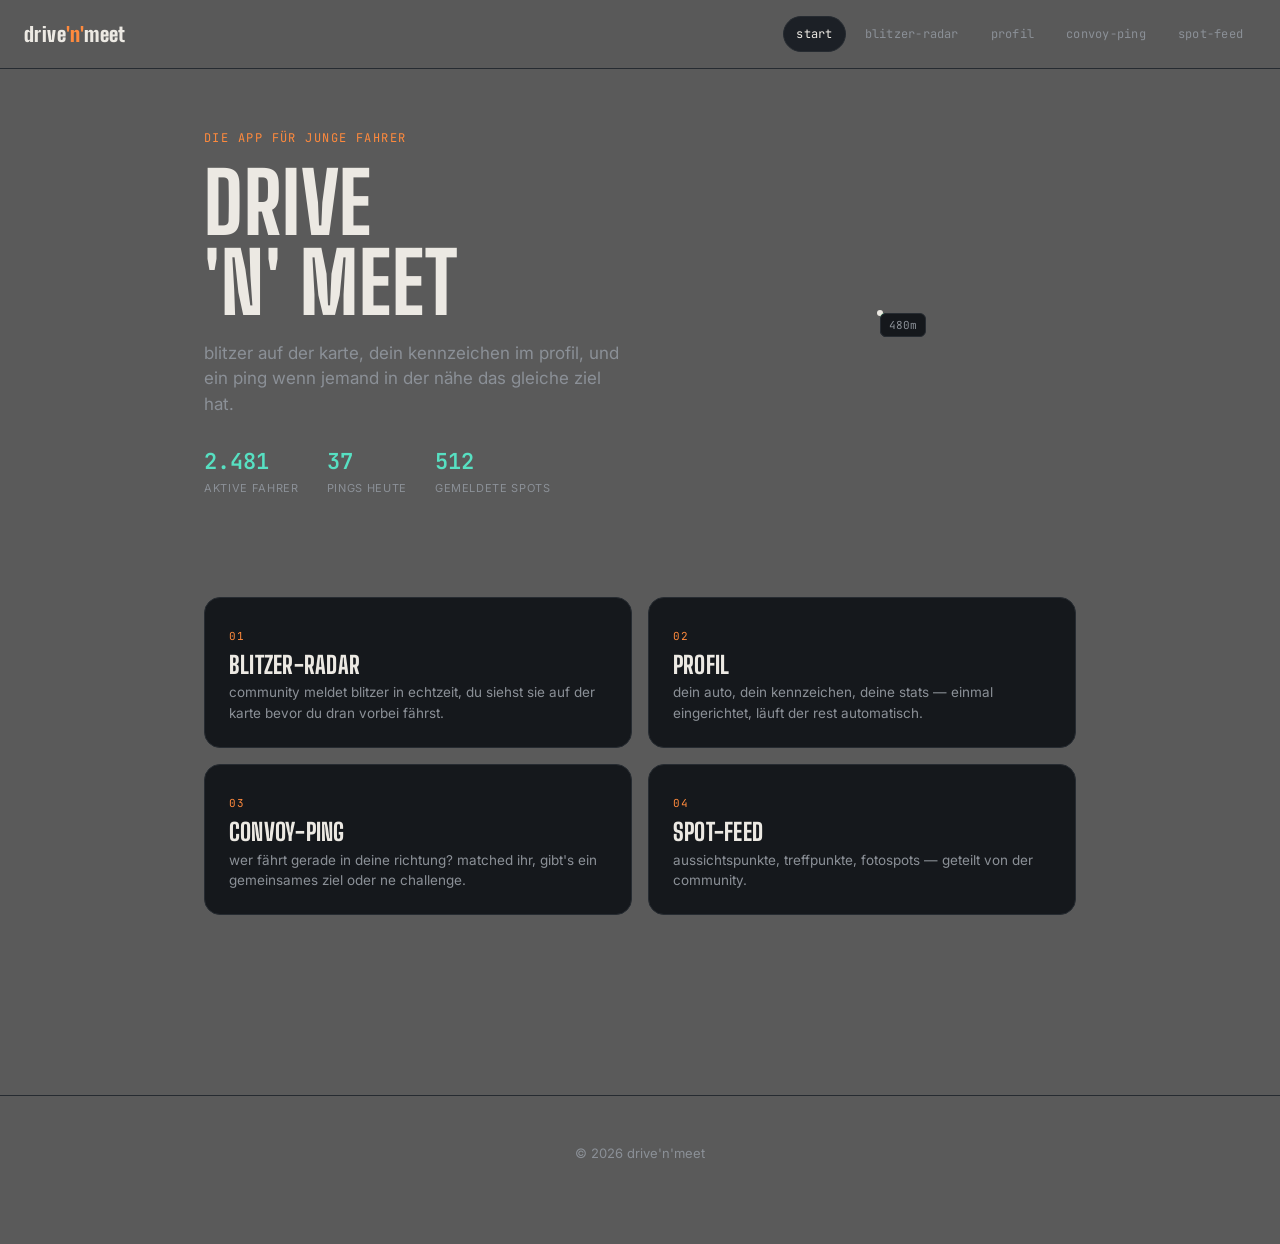
<file: index.html>
<!DOCTYPE html>
<html lang="de">
<head>
<meta charset="UTF-8">
<meta name="viewport" content="width=device-width, initial-scale=1">
<title>drive'n'meet</title>
<link rel="preconnect" href="https://fonts.googleapis.com">
<link href="https://fonts.googleapis.com/css2?family=Big+Shoulders+Display:wght@600;700;900&family=Inter:wght@400;500;600;700&family=JetBrains+Mono:wght@400;500;600&display=swap" rel="stylesheet">
<link rel="stylesheet" href="style.css">
</head>
<body>

<div class="topbar">
  <a href="index.html" class="logo">drive<span>'n'</span>meet</a>
  <nav class="navlinks">
    <a href="index.html" class="navlink">start</a>
    <a href="blitzer.html" class="navlink">blitzer-radar</a>
    <a href="profil.html" class="navlink">profil</a>
    <a href="convoy.html" class="navlink">convoy-ping</a>
    <a href="spots.html" class="navlink">spot-feed</a>
  </nav>
</div>

<section class="hero">
  <div class="wrap hero-grid">
    <div>
      <span class="eyebrow">DIE APP FÜR JUNGE FAHRER</span>
      <h1>drive<br>'n' meet</h1>
      <p>blitzer auf der karte, dein kennzeichen im profil, und ein ping wenn jemand in der nähe das gleiche ziel hat.</p>
      <div class="hero-stats">
        <div class="stat"><span class="num mono" id="statUsers">2.481</span><span class="lab">aktive fahrer</span></div>
        <div class="stat"><span class="num mono" id="statPings">37</span><span class="lab">pings heute</span></div>
        <div class="stat"><span class="num mono">512</span><span class="lab">gemeldete spots</span></div>
      </div>
    </div>
    <div class="radar-box">
      <div class="radar-ring"></div>
      <div class="radar-ring r2"></div>
      <div class="radar-ring r3"></div>
      <div class="radar-ring r4"></div>
      <div class="radar-sweep"></div>
      <div class="radar-center"></div>
      <div class="blip" style="top:30%;left:62%;"></div>
      <div class="blip b2" style="top:68%;left:38%;"></div>
      <div class="radar-label" style="top:24%;left:64%;">DU</div>
      <div class="radar-label" style="top:72%;left:18%;" id="radarDist">480m</div>
    </div>
  </div>
</section>

<section>
  <div class="wrap">
    <div class="feature-grid fade-in">
      <a href="blitzer.html" class="feature-card">
        <span class="idx">01</span>
        <h3>Blitzer-Radar</h3>
        <p>community meldet blitzer in echtzeit, du siehst sie auf der karte bevor du dran vorbei fährst.</p>
      </a>
      <a href="profil.html" class="feature-card">
        <span class="idx">02</span>
        <h3>Profil</h3>
        <p>dein auto, dein kennzeichen, deine stats — einmal eingerichtet, läuft der rest automatisch.</p>
      </a>
      <a href="convoy.html" class="feature-card">
        <span class="idx">03</span>
        <h3>Convoy-Ping</h3>
        <p>wer fährt gerade in deine richtung? matched ihr, gibt's ein gemeinsames ziel oder ne challenge.</p>
      </a>
      <a href="spots.html" class="feature-card">
        <span class="idx">04</span>
        <h3>Spot-Feed</h3>
        <p>aussichtspunkte, treffpunkte, fotospots — geteilt von der community.</p>
      </a>
    </div>
  </div>
</section>

<footer>
  <div>© 2026 drive'n'meet</div>
</footer>

<script src="script.js"></script>
</body>
</html>
</file>
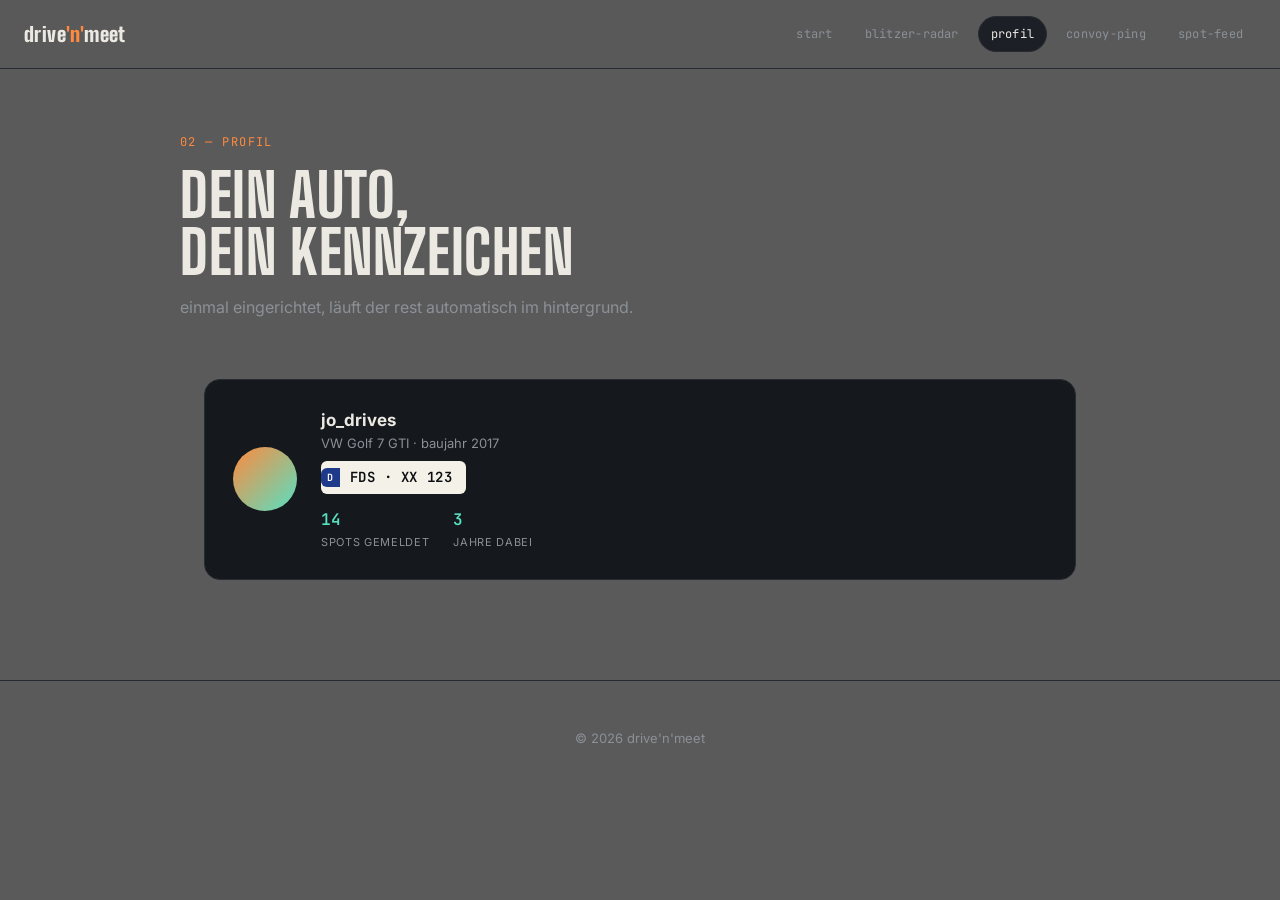
<file: profil.html>
<!DOCTYPE html>
<html lang="de">
<head>
<meta charset="UTF-8">
<meta name="viewport" content="width=device-width, initial-scale=1">
<title>drive'n'meet — Profil</title>
<link rel="preconnect" href="https://fonts.googleapis.com">
<link href="https://fonts.googleapis.com/css2?family=Big+Shoulders+Display:wght@600;700;900&family=Inter:wght@400;500;600;700&family=JetBrains+Mono:wght@400;500;600&display=swap" rel="stylesheet">
<link rel="stylesheet" href="style.css">
</head>
<body>

<div class="topbar">
  <a href="index.html" class="logo">drive<span>'n'</span>meet</a>
  <nav class="navlinks">
    <a href="index.html" class="navlink">start</a>
    <a href="blitzer.html" class="navlink">blitzer-radar</a>
    <a href="profil.html" class="navlink">profil</a>
    <a href="convoy.html" class="navlink">convoy-ping</a>
    <a href="spots.html" class="navlink">spot-feed</a>
  </nav>
</div>

<div class="wrap page-header fade-in">
  <span class="eyebrow">02 — PROFIL</span>
  <h1>dein auto,<br>dein kennzeichen</h1>
  <p>einmal eingerichtet, läuft der rest automatisch im hintergrund.</p>
</div>

<section>
  <div class="wrap fade-in">
    <div class="profile-card">
      <div class="avatar"></div>
      <div>
        <div style="font-weight:700;font-size:17px;">jo_drives</div>
        <div style="color:var(--text-dim);font-size:13px;">VW Golf 7 GTI · baujahr 2017</div>
        <div class="plate"><span class="eu">D</span>FDS · XX 123</div>
        <div class="profile-stats">
          <div class="stat"><span class="num mono" style="font-size:16px;">14</span><span class="lab">spots gemeldet</span></div>
          <div class="stat"><span class="num mono" style="font-size:16px;">3</span><span class="lab">jahre dabei</span></div>
        </div>
      </div>
    </div>
  </div>
</section>

<footer>
  <div>© 2026 drive'n'meet</div>
</footer>

<script src="script.js"></script>
</body>
</html>
</file>
<file: style.css>
:root{
  --bg:#5a5a5a;
  --surface:#15181c;
  --surface-2:#1c2026;
  --line:#262b31;
  --text:#ece9e3;
  --text-dim:#8b9097;
  --amber:#ff8a3d;
  --teal:#57e0c2;
  --red:#ff4d4d;
  --radius-sm:10px;
  --radius-md:16px;
}

*{margin:0;padding:0;box-sizing:border-box;}

html{scroll-behavior:smooth;}

body{
  background:var(--bg);
  color:var(--text);
  font-family:'Inter',sans-serif;
  line-height:1.5;
  -webkit-font-smoothing:antialiased;
  overflow-x:hidden;
}

.mono{font-family:'JetBrains Mono',monospace;}

h1,h2,h3{
  font-family:'Big Shoulders Display',sans-serif;
  font-weight:800;
  letter-spacing:0.01em;
  text-transform:uppercase;
  line-height:0.95;
}

.wrap{
  max-width:920px;
  margin:0 auto;
  padding:0 24px;
}

/* ===== topbar / nav ===== */
.topbar{
  position:sticky;top:0;left:0;right:0;
  z-index:1000;
  display:flex;justify-content:space-between;align-items:center;
  gap:16px;
  padding:16px 24px;
  background:rgba(90,90,90,0.92);
  backdrop-filter:blur(6px);
  border-bottom:1px solid var(--line);
  flex-wrap:wrap;
}
.logo{
  font-family:'Big Shoulders Display',sans-serif;
  font-weight:900;
  font-size:20px;
  letter-spacing:0.02em;
  text-decoration:none;
  color:var(--text);
  text-transform:lowercase;
  white-space:nowrap;
}
.logo span{color:var(--amber);}
.navlinks{
  display:flex;
  gap:6px;
  flex-wrap:wrap;
}
.navlink{
  font-family:'JetBrains Mono',monospace;
  font-size:12px;
  color:var(--text-dim);
  text-decoration:none;
  padding:8px 12px;
  border-radius:100px;
  letter-spacing:0.02em;
  border:1px solid transparent;
}
.navlink:hover{color:var(--text);}
.navlink.active{
  color:var(--text);
  background:var(--surface-2);
  border-color:var(--line);
}

/* ===== page header (used on subpages) ===== */
.page-header{
  padding:64px 0 40px;
}
.eyebrow{
  font-family:'JetBrains Mono',monospace;
  font-size:12px;
  color:var(--amber);
  letter-spacing:0.12em;
  margin-bottom:16px;
  display:block;
}
.page-header h1{
  font-size:clamp(38px,7vw,60px);
  margin-bottom:14px;
}
.page-header p{
  color:var(--text-dim);
  font-size:16px;
  max-width:480px;
}

/* ===== hero (home) ===== */
.hero{
  padding-top:60px;
  padding-bottom:60px;
}
.hero-grid{
  display:grid;
  grid-template-columns:1.1fr 1fr;
  gap:48px;
  align-items:center;
  width:100%;
}
.hero h1{
  font-size:clamp(48px,9vw,84px);
  margin-bottom:18px;
}
.hero p{
  color:var(--text-dim);
  font-size:17px;
  max-width:420px;
  margin-bottom:28px;
}
.hero-stats{
  display:flex;
  gap:28px;
  flex-wrap:wrap;
}
.stat{
  display:flex;
  flex-direction:column;
}
.stat .num{
  font-family:'JetBrains Mono',monospace;
  font-size:22px;
  color:var(--teal);
  font-weight:600;
}
.stat .lab{
  font-size:11px;
  color:var(--text-dim);
  text-transform:uppercase;
  letter-spacing:0.06em;
  margin-top:2px;
}

/* radar visual */
.radar-box{
  position:relative;
  aspect-ratio:1/1;
  max-width:380px;
  margin:0 auto;
}
.radar-ring{
  position:absolute;
  inset:0;
  border-radius:50%;
  border:1px solid var(--line);
}
.radar-ring.r2{inset:12%;}
.radar-ring.r3{inset:26%;}
.radar-ring.r4{inset:40%;}
.radar-sweep{
  position:absolute;
  inset:0;
  border-radius:50%;
  background:conic-gradient(from 0deg, rgba(87,224,194,0.35), transparent 35%);
  animation:spin 3.2s linear infinite;
}
@keyframes spin{to{transform:rotate(360deg);}}
.blip{
  position:absolute;
  width:10px;height:10px;
  border-radius:50%;
  background:var(--amber);
  animation:pulse 1.8s ease-out infinite;
}
.blip.b2{background:var(--teal);animation-name:pulse2;animation-delay:0.6s;}
@keyframes pulse{
  0%{box-shadow:0 0 0 0 rgba(255,138,61,0.5);}
  70%{box-shadow:0 0 0 14px rgba(255,138,61,0);}
  100%{box-shadow:0 0 0 0 rgba(255,138,61,0);}
}
@keyframes pulse2{
  0%{box-shadow:0 0 0 0 rgba(87,224,194,0.5);}
  70%{box-shadow:0 0 0 14px rgba(87,224,194,0);}
  100%{box-shadow:0 0 0 0 rgba(87,224,194,0);}
}
.radar-center{
  position:absolute;
  left:50%;top:50%;
  width:6px;height:6px;
  background:var(--text);
  border-radius:50%;
  transform:translate(-50%,-50%);
}
.radar-label{
  position:absolute;
  font-family:'JetBrains Mono',monospace;
  font-size:11px;
  color:var(--text-dim);
  background:var(--surface);
  border:1px solid var(--line);
  padding:3px 8px;
  border-radius:6px;
  white-space:nowrap;
}

/* ===== feature nav cards (home) ===== */
.feature-grid{
  display:grid;
  grid-template-columns:1fr 1fr;
  gap:16px;
  padding:20px 0 80px;
}
.feature-card{
  background:var(--surface);
  border:1px solid var(--line);
  border-radius:var(--radius-md);
  padding:24px;
  text-decoration:none;
  color:var(--text);
  display:block;
  transition:border-color 0.2s ease, transform 0.2s ease;
}
.feature-card:hover{border-color:var(--amber);transform:translateY(-2px);}
.feature-card .idx{
  font-family:'JetBrains Mono',monospace;
  font-size:11px;
  color:var(--amber);
  letter-spacing:0.08em;
}
.feature-card h3{
  font-size:24px;
  margin:8px 0 6px;
}
.feature-card p{
  color:var(--text-dim);
  font-size:13.5px;
}

/* ===== generic section ===== */
section{
  padding:20px 0 100px;
}

.fade-in{
  opacity:0;
  transform:translateY(16px);
  transition:opacity 0.6s ease, transform 0.6s ease;
}
.fade-in.visible{opacity:1;transform:translateY(0);}

/* feature 1 — blitzer map */
.map-card{
  background:var(--surface);
  border:1px solid var(--line);
  border-radius:var(--radius-md);
  overflow:hidden;
}
.map-list{
  display:grid;
  grid-template-columns:1fr 1fr;
}
.map-row{
  display:flex;
  justify-content:space-between;
  padding:14px 20px;
  border-top:1px solid var(--line);
  font-size:13px;
}
.map-row .where{color:var(--text);}
.map-row .when{font-family:'JetBrains Mono',monospace;color:var(--text-dim);font-size:12px;}

/* feature 2 — profil card */
.profile-card{
  background:var(--surface);
  border:1px solid var(--line);
  border-radius:var(--radius-md);
  padding:28px;
  display:grid;
  grid-template-columns:auto 1fr;
  gap:24px;
  align-items:center;
}
.avatar{
  width:64px;height:64px;
  border-radius:50%;
  background:linear-gradient(135deg,var(--amber),var(--teal));
}
.plate{
  display:inline-flex;
  align-items:center;
  font-family:'JetBrains Mono',monospace;
  background:#f4f1e8;
  color:#0b0d10;
  padding:6px 14px;
  border-radius:6px;
  font-weight:600;
  letter-spacing:0.04em;
  margin-top:8px;
  font-size:14px;
}
.plate .eu{
  background:#1e3a8a;
  color:#fff;
  padding:2px 6px;
  margin:-6px 10px -6px -14px;
  border-radius:6px 0 0 6px;
  font-size:10px;
}
.profile-stats{
  display:flex;
  gap:24px;
  margin-top:14px;
  flex-wrap:wrap;
}

/* feature 3 — convoy ping */
.ping-card{
  background:var(--surface);
  border:1px solid var(--line);
  border-radius:var(--radius-md);
  padding:32px;
  display:grid;
  grid-template-columns:1fr auto;
  gap:32px;
  align-items:center;
}
.ping-status{
  font-family:'JetBrains Mono',monospace;
  font-size:13px;
  color:var(--teal);
  margin-bottom:10px;
}
.ping-status::before{content:"● ";}
.ping-actions{
  display:flex;
  gap:10px;
  margin-top:18px;
  flex-wrap:wrap;
}
.btn{
  font-family:'Inter',sans-serif;
  font-size:13px;
  font-weight:600;
  padding:10px 16px;
  border-radius:100px;
  border:1px solid var(--line);
  background:var(--surface-2);
  color:var(--text);
  cursor:pointer;
}
.btn.primary{
  background:var(--amber);
  color:#0b0d10;
  border:none;
}

/* convoy status bar */
.convoy-status-bar{
  display:flex;
  align-items:center;
  justify-content:space-between;
  background:var(--surface);
  border:1px solid var(--line);
  border-radius:var(--radius-md);
  padding:16px 24px;
}
.convoy-driver{
  display:flex;
  align-items:center;
  gap:10px;
  font-size:14px;
}
.convoy-dot{
  width:12px;height:12px;
  border-radius:50%;
  flex-shrink:0;
}
.you-dot{background:var(--amber);}
.match-dot{background:var(--teal);}
.convoy-dist{
  font-size:20px;
  color:var(--teal);
  font-weight:600;
}

/* feature 4 — spot feed */
.feed{
  display:grid;
  gap:12px;
}
.feed-card{
  background:var(--surface);
  border:1px solid var(--line);
  border-radius:var(--radius-md);
  padding:18px 20px;
  display:flex;
  justify-content:space-between;
  align-items:center;
  gap:16px;
}
.feed-card .tag{
  font-family:'JetBrains Mono',monospace;
  font-size:10px;
  color:var(--amber);
  letter-spacing:0.06em;
  margin-bottom:4px;
  display:block;
}
.feed-card .title{font-weight:600;font-size:15px;}
.feed-card .meta{color:var(--text-dim);font-size:12.5px;margin-top:2px;}
.upvote{
  font-family:'JetBrains Mono',monospace;
  font-size:13px;
  color:var(--teal);
  border:1px solid var(--line);
  border-radius:100px;
  padding:6px 12px;
  white-space:nowrap;
}

/* leaflet dark tiles fix */
.leaflet-tile-pane{filter:brightness(0.7) contrast(1.1) saturate(0.3);}
.leaflet-container{background:var(--surface-2);}
.leaflet-control-attribution{display:none !important;}
.leaflet-control-zoom a{
  background:var(--surface) !important;
  color:var(--text) !important;
  border-color:var(--line) !important;
}

/* custom map markers */
.marker-blitzer{
  background:var(--red);
  width:14px;height:14px;
  border-radius:50%;
  border:2px solid #0b0d10;
  box-shadow:0 0 0 4px rgba(255,77,77,0.25);
}
.marker-you{
  background:var(--amber);
  width:16px;height:16px;
  border-radius:50%;
  border:2px solid #0b0d10;
  box-shadow:0 0 0 5px rgba(255,138,61,0.3);
}
.marker-match{
  background:var(--teal);
  width:16px;height:16px;
  border-radius:50%;
  border:2px solid #0b0d10;
  box-shadow:0 0 0 5px rgba(87,224,194,0.3);
}
.marker-spot{
  background:var(--teal);
  width:14px;height:14px;
  border-radius:50%;
  border:2px solid #0b0d10;
  box-shadow:0 0 0 4px rgba(87,224,194,0.2);
}
.marker-spot.orange{
  background:var(--amber);
  box-shadow:0 0 0 4px rgba(255,138,61,0.2);
}

/* leaflet popup dark */
.leaflet-popup-content-wrapper{
  background:var(--surface) !important;
  color:var(--text) !important;
  border:1px solid var(--line);
  border-radius:var(--radius-sm) !important;
  box-shadow:0 8px 24px rgba(0,0,0,0.5) !important;
}
.leaflet-popup-tip{background:var(--surface) !important;}
.leaflet-popup-content{
  font-family:'Inter',sans-serif !important;
  font-size:13px !important;
  margin:10px 14px !important;
}

/* footer */
footer{
  padding:48px 0 80px;
  text-align:center;
  color:var(--text-dim);
  font-size:13px;
  border-top:1px solid var(--line);
}

@media (max-width:760px){
  .hero-grid{grid-template-columns:1fr;}
  .radar-box{order:-1;max-width:280px;}
  .map-list{grid-template-columns:1fr;}
  .profile-card{grid-template-columns:1fr;text-align:center;justify-items:center;}
  .ping-card{grid-template-columns:1fr;}
  .feed-card{flex-direction:column;align-items:flex-start;}
  .feature-grid{grid-template-columns:1fr;}
  .topbar{justify-content:center;text-align:center;}
  .convoy-status-bar{flex-direction:column;gap:12px;}
}

@media (prefers-reduced-motion:reduce){
  .radar-sweep{animation:none;}
  .blip{animation:none;}
  .fade-in{transition:none;}
}
</file>
